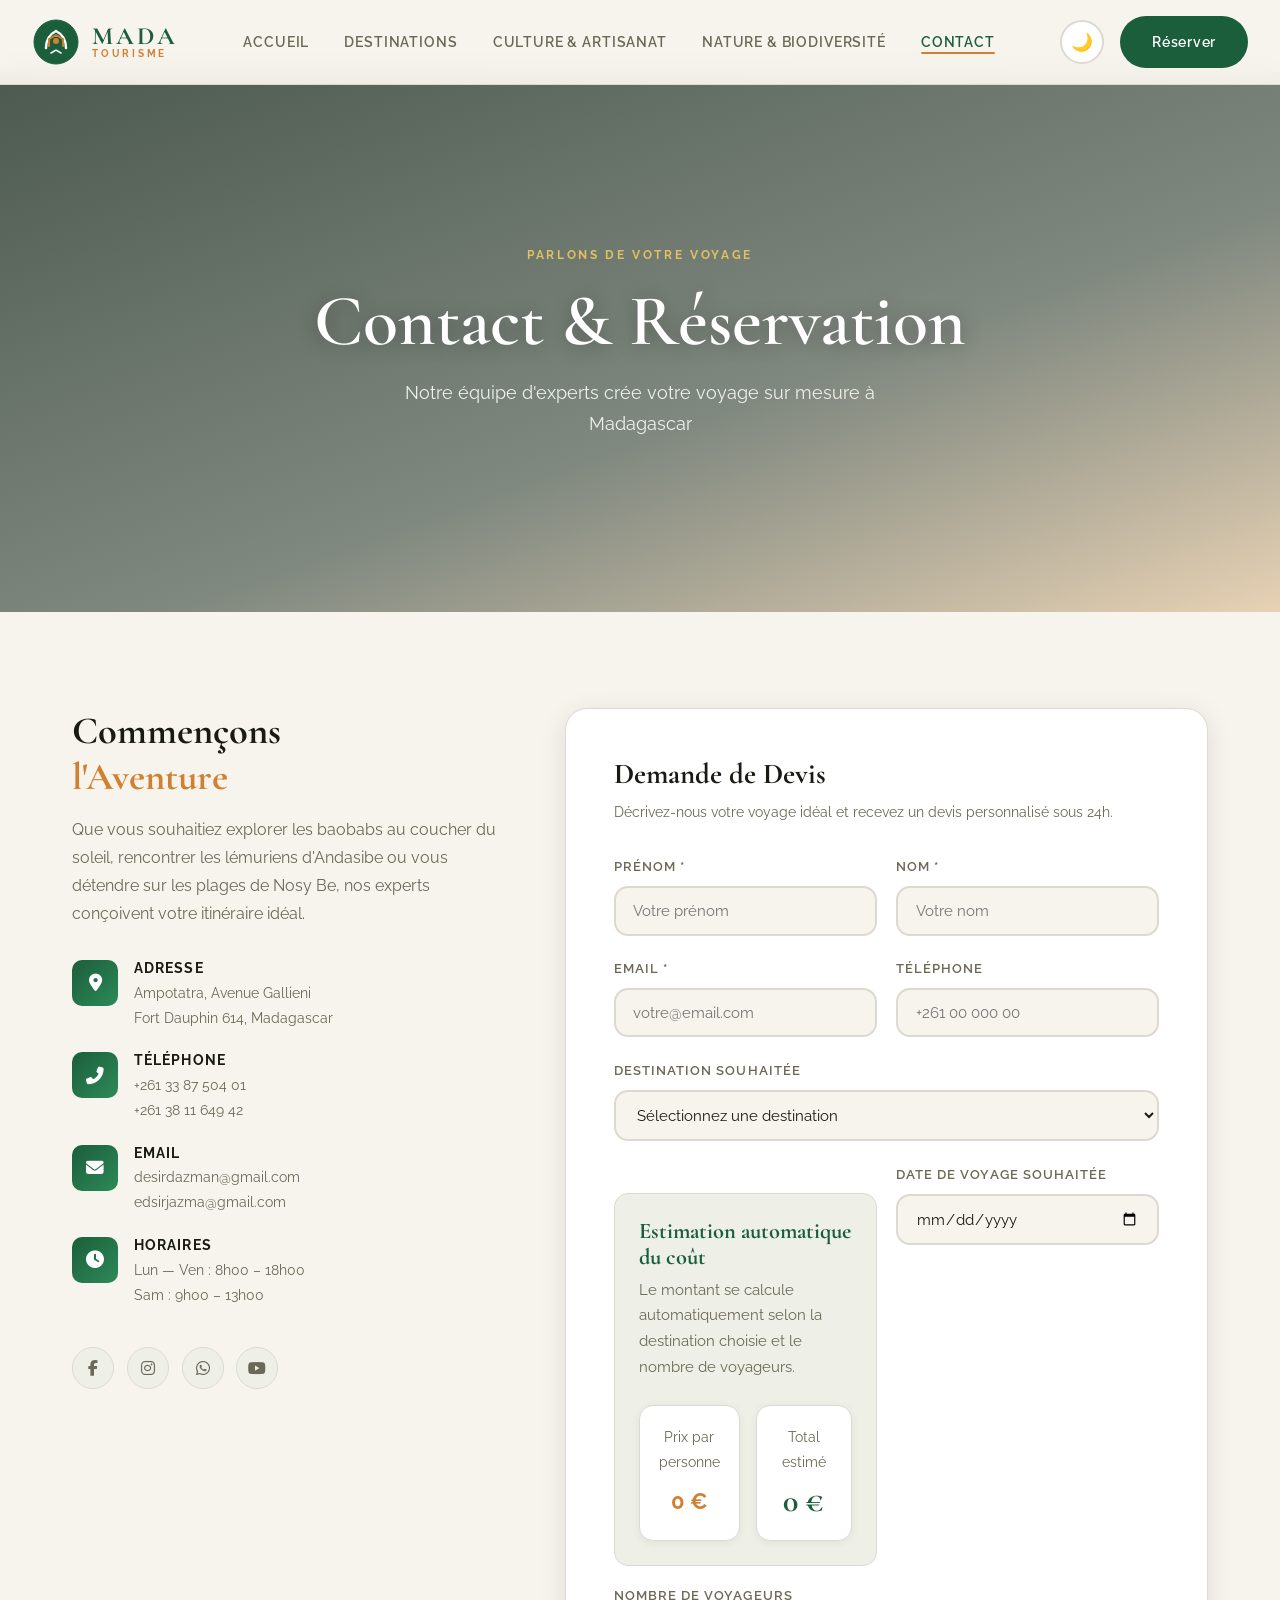
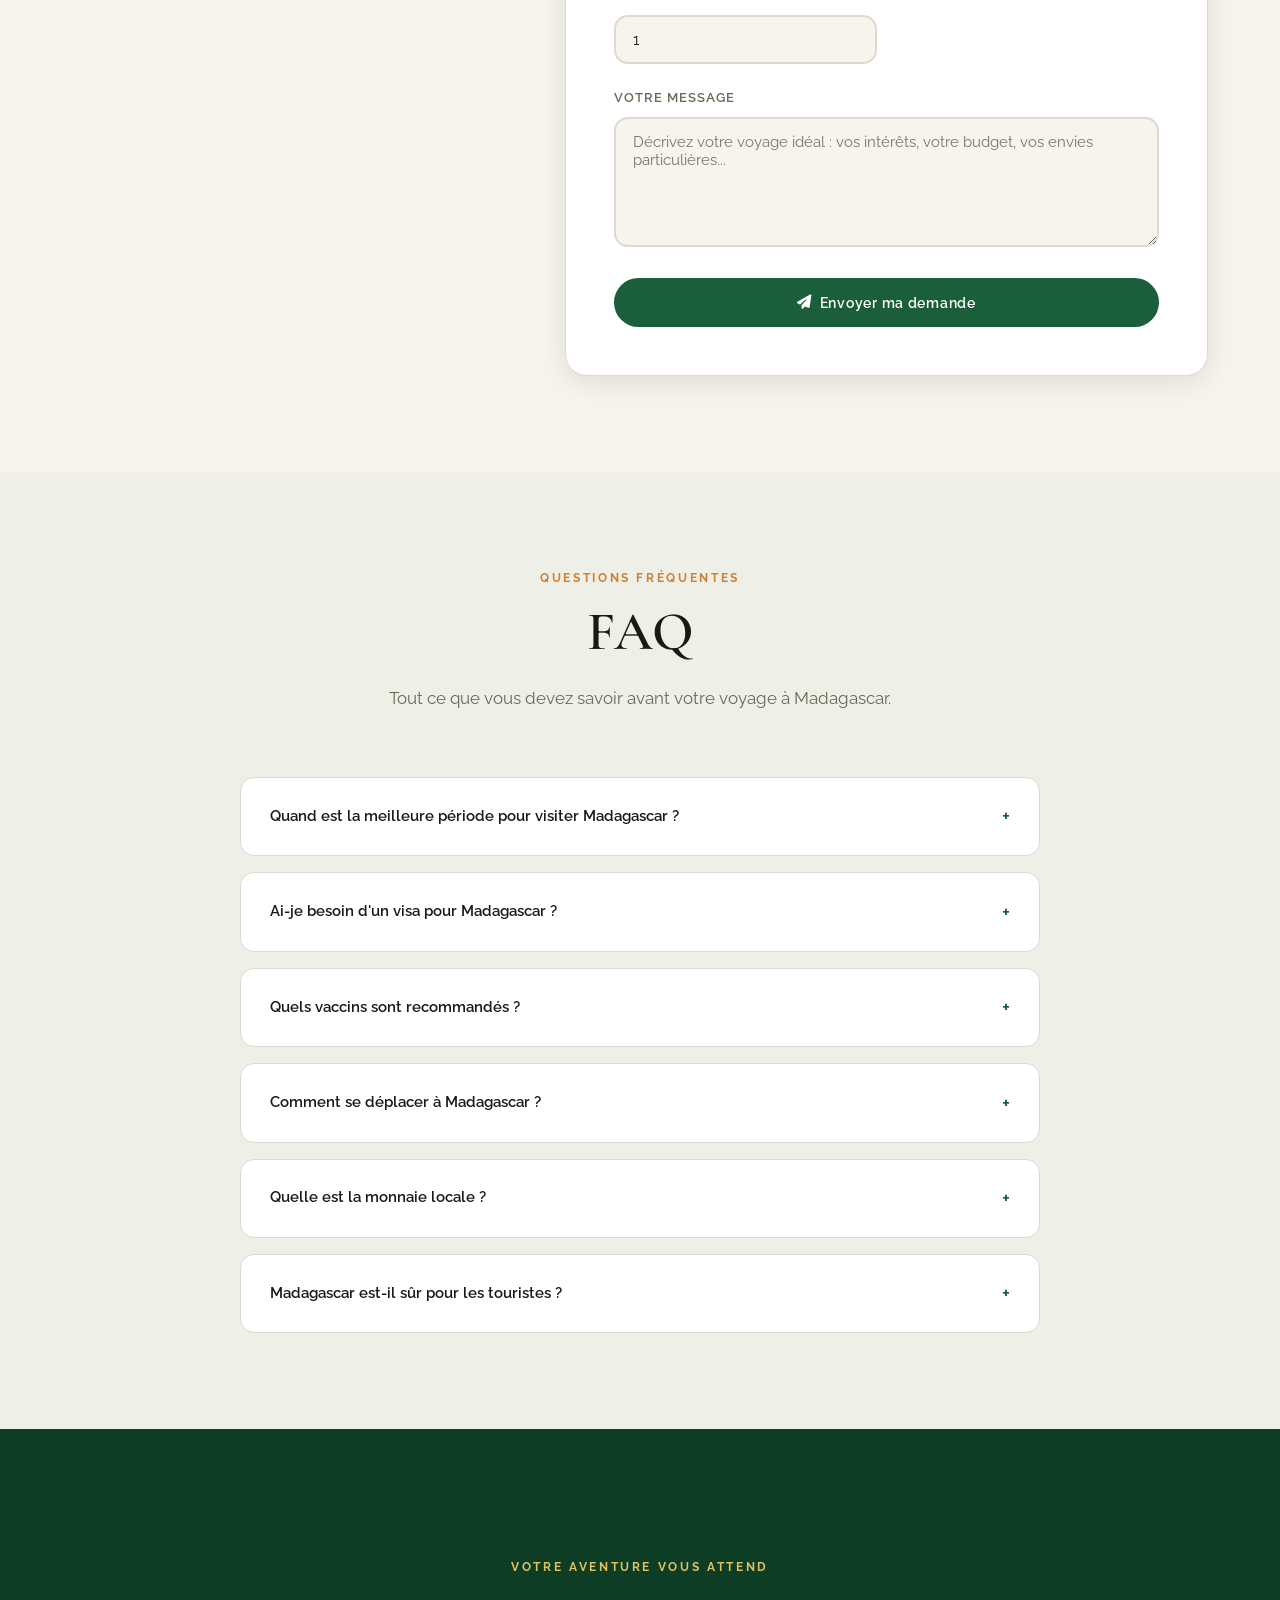
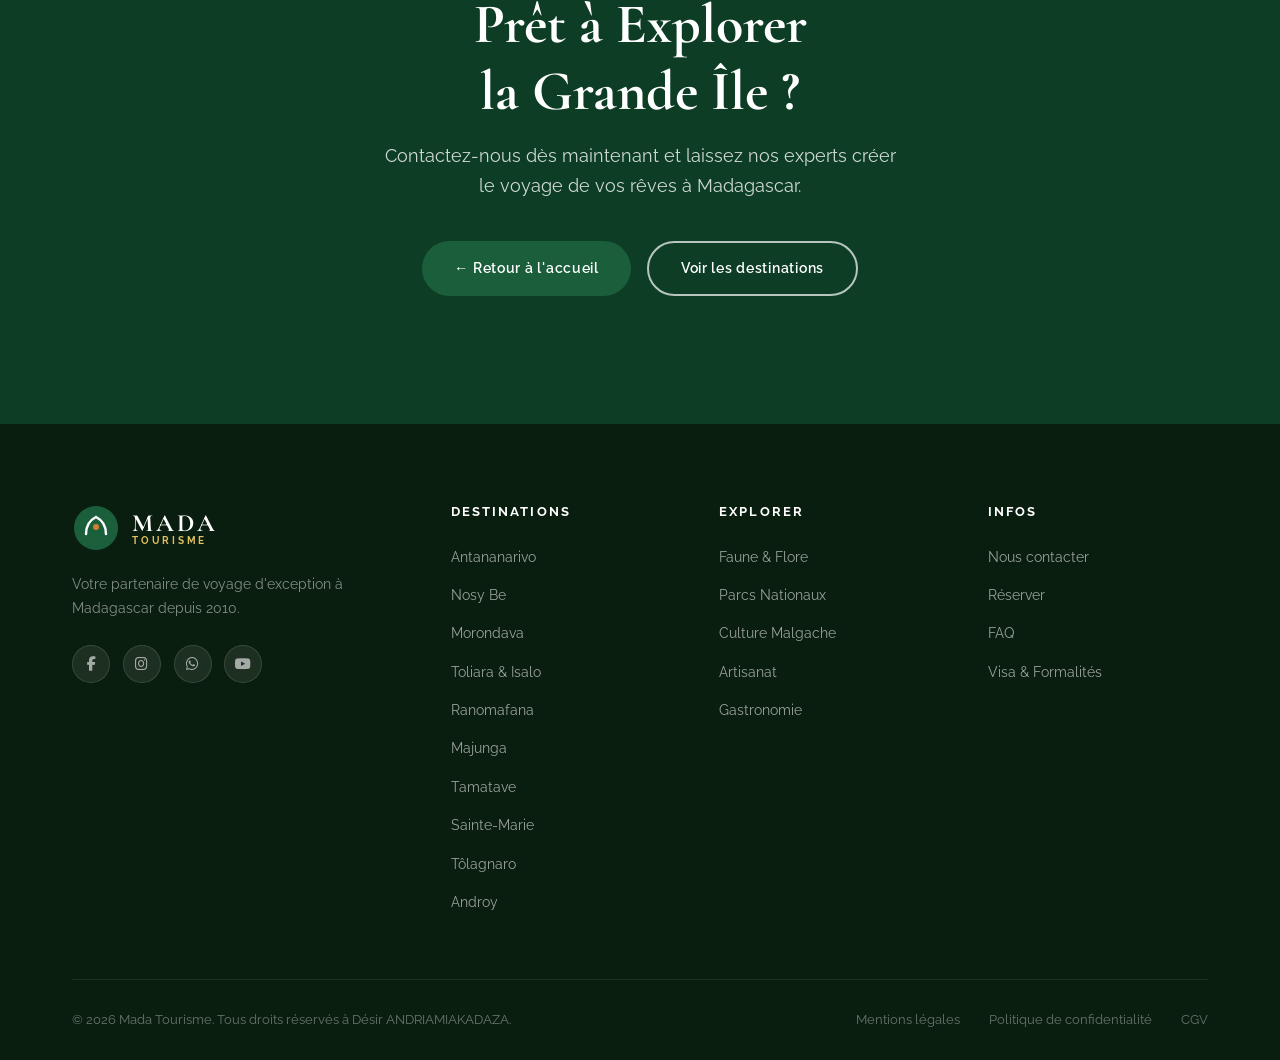
<file: Contact.html>
<!DOCTYPE html>
<html lang="fr">
<head>
<meta charset="UTF-8">
<meta name="viewport" content="width=device-width, initial-scale=1.0">
<title>Contact & Réservation — Mada Tourisme</title>
<link rel="stylesheet" href="Style.css">
<link rel="stylesheet" href="https://cdnjs.cloudflare.com/ajax/libs/font-awesome/6.5.0/css/all.min.css">
</head>
<body>

<nav class="navbar">
<div class="navbar-inner">
<a class="logo" href="index.html">
<svg class="logo-icon" viewBox="0 0 48 48" fill="none">
<defs><linearGradient id="lg1" x1="0" y1="0" x2="48" y2="48"><stop offset="0%" stop-color="#1B5E3B"/><stop offset="100%" stop-color="#2D8A58"/></linearGradient><linearGradient id="lg2" x1="0" y1="0" x2="48" y2="48"><stop offset="0%" stop-color="#D08030"/><stop offset="100%" stop-color="#E8A050"/></linearGradient></defs>
<circle cx="24" cy="24" r="22" fill="url(#lg1)" stroke="url(#lg1)" stroke-width="1"/>
<path d="M14 30C14 22,18 16,24 13C30 16,34 22,34 30" stroke="white" stroke-width="2.5" fill="none" stroke-linecap="round"/>
<path d="M17 28L17 21L24 17L31 21L31 28" stroke="url(#lg2)" stroke-width="2" fill="none" stroke-linecap="round" stroke-linejoin="round"/>
<circle cx="24" cy="23" r="3" fill="url(#lg2)"/>
<path d="M19 35L24 32L29 35" stroke="white" stroke-width="1.5" fill="none" stroke-linecap="round"/>
</svg>
<div class="logo-text"><span class="logo-main">MADA</span><span class="logo-sub">Tourisme</span></div>
</a>
<ul class="nav-links">
<li><a href="index.html">Accueil</a></li>
<li><a href="Destination.html">Destinations</a></li>
<li><a href="Culture.html">Culture & Artisanat</a></li>
<li><a href="Nature.html">Nature & Biodiversité</a></li>
<li><a href="Contact.html" class="active">Contact</a></li>
</ul>
<div class="nav-actions">
<button class="theme-toggle" aria-label="Mode nuit">🌙</button>
<a href="Contact.html" class="btn btn-primary">Réserver</a>
<button class="menu-toggle" aria-label="Menu"><span></span><span></span><span></span></button>
</div>
</div>
</nav>

<div class="mobile-menu">
<a href="index.html">Accueil</a>
<a href="Destination.html">Destinations</a>
<a href="Culture.html">Culture & Artisanat</a>
<a href="Nature.html">Nature & Biodiversité</a>
<a href="Contact.html" class="active">Contact & Réserver</a>
<button class="theme-toggle" aria-label="Mode nuit">🌙</button>
</div>

<header class="page-hero">
<div class="page-hero-bg" style="background-image:url('https://image.qwenlm.ai/public_source/6dc092fe-a95a-484d-bb04-0c249246e254/1395a47da-b945-4941-b572-2c9bf47ef370.png')"></div>
<div class="page-hero-overlay"></div>
<div class="page-hero-content">
<span class="section-label" style="color:var(--gold-lt);">Parlons de votre voyage</span>
<h1>Contact &amp; Réservation</h1>
<p>Notre équipe d'experts crée votre voyage sur mesure à Madagascar</p>
</div>
</header>

<!-- CONTACT SECTION -->
<section class="contact-section">
<div class="container">
<div class="contact-grid">
<div class="contact-info reveal">
<h2>Commençons<br><span class="text-secondary">l'Aventure</span></h2>
<p>Que vous souhaitiez explorer les baobabs au coucher du soleil, rencontrer les lémuriens d'Andasibe ou vous détendre sur les plages de Nosy Be, nos experts conçoivent votre itinéraire idéal.</p>
<div class="contact-details">
<div class="contact-detail">
<div class="contact-detail-icon"><i class="fas fa-map-marker-alt"></i></div>
<div class="contact-detail-text"><h4>Adresse</h4><p>Ampotatra, Avenue Gallieni<br>Fort Dauphin 614, Madagascar</p></div>
</div>
<div class="contact-detail">
<div class="contact-detail-icon"><i class="fas fa-phone-alt"></i></div>
<div class="contact-detail-text"><h4>Téléphone</h4><p>+261 33 87 504 01<br>+261 38 11 649 42</p></div>
</div>
<div class="contact-detail">
<div class="contact-detail-icon"><i class="fas fa-envelope"></i></div>
<div class="contact-detail-text"><h4>Email</h4><p>desirdazman@gmail.com<br>edsirjazma@gmail.com</p></div>
</div>
<div class="contact-detail">
<div class="contact-detail-icon"><i class="fas fa-clock"></i></div>
<div class="contact-detail-text"><h4>Horaires</h4><p>Lun — Ven : 8h00 – 18h00<br>Sam : 9h00 – 13h00</p></div>
</div>
</div>
<div class="social-links">
<a href="https://facebook.com/Désir Dazman" target="_blank" class="social-link">
<i class="fab fa-facebook-f"></i>
</a>
<a href="https://instagram.com/desir_dazman" target="_blank" class="social-link">
<i class="fab fa-instagram"></i>
</a>
<a href="https://wa.me/261381164942" target="_blank" class="social-link">
<i class="fab fa-whatsapp"></i>
</a>
<a href="https://youtube.com/EdsirDazman" target="_blank" class="social-link">
<i class="fab fa-youtube"></i>
</a>

</div>
</div>

<div class="contact-form-wrap reveal reveal-delay-1">
<h3>Demande de Devis</h3>
<p>Décrivez-nous votre voyage idéal et recevez un devis personnalisé sous 24h.</p>

<form id="contact-form" action="https://formsubmit.co/desirdazman@gmail.com" method="POST">

  <!-- Désactive captcha -->
  <input type="hidden" name="_captcha" value="false">

  <!-- Redirection après envoi -->
  <input type="hidden" name="_next" value="Contact.html">

<div class="form-row">
<div class="form-group"><label for="fname">Prénom *</label><input type="text" id="fname" name="fname" required placeholder="Votre prénom"></div>
<div class="form-group"><label for="lname">Nom *</label><input type="text" id="lname" name="lname" required placeholder="Votre nom"></div>
</div>
<div class="form-row">
<div class="form-group"><label for="email">Email *</label><input type="email" id="email" name="email" required placeholder="votre@email.com"></div>
<div class="form-group"><label for="phone">Téléphone</label><input type="tel" id="phone" name="phone" placeholder="+261 00 000 00"></div>
</div>
<div class="form-group"><label for="destination">Destination souhaitée</label>
<select id="destination" name="destination">
<option value="">Sélectionnez une destination</option>
<option value="850">Nosy Be & Côte Nord</option>
<option value="410">Antananarivo</option>
<option value="780">Allée des Baobabs — Morondava</option>
<option value="620">Tsingy de Bemaraha</option>
<option value="490">Parc d'Andasibe-Mantadia</option>
<option value="340">Fianarantsoa (parc Ranomafana)</option>
<option value="520">Isalo & Ranohira</option>
<option value="470">Fort-Dauphin & Sud-Est</option>
<option value="610">Tamatave</option>
<option value="310">Androy</option>
<option value="510">Mahajanga</option>
<option value="710">Diego Suarez</option>
<option value="3500">Circuit complet — Grand Tour</option>
<option value="0">Voyage sur mesure</option>

</select>
</select>
</div>
<div class="form-row">
    <!-- CALCULATEUR AUTOMATIQUE -->
<div class="travel-calculator">

  <div class="calculator-header">
    <h4>Estimation automatique du coût</h4>
    <p>
      Le montant se calcule automatiquement selon la destination choisie
      et le nombre de voyageurs.
    </p>
  </div>

  <div class="calculator-result">

    <div class="result-box">
      <span>Prix par personne</span>
      <strong id="price-per-person">0 €</strong>
    </div>
<input type="hidden" id="estimated-total" name="Coût estimé">
    <div class="result-box">
      <span>Total estimé</span>
      <h2 id="total-price">0 €</h2>
    </div>

  </div>

</div>
<div class="form-group"><label for="date">Date de voyage souhaitée</label><input type="date" id="date" name="date"></div>
<div class="form-group">
  <label for="travelers">Nombre de voyageurs</label>
  <input type="number" id="travelers" name="travelers" min="1" value="1">
</div>
</div>
<div class="form-group"><label for="message">Votre message</label><textarea id="message" name="message" placeholder="Décrivez votre voyage idéal : vos intérêts, votre budget, vos envies particulières..."></textarea></div>
<button type="submit" class="btn btn-primary" style="width:100%;justify-content:center;padding:1rem;">
<i class="fas fa-paper-plane"></i> Envoyer ma demande
</button>
</form>
<div class="form-success">
<div class="success-icon">✅</div>
<h4>Demande envoyée avec succès !</h4>
<p>Notre équipe vous répondra sous 24 heures.<br>Merci de votre confiance !</p>
</div>
</div>
</div>
</div>
</section>

<!-- FAQ -->
<section class="faq-section" id="faq">
<div class="container">
<div class="section-header reveal">
<span class="section-label">Questions fréquentes</span>
<h2 class="section-title">FAQ</h2>
<p class="section-desc">Tout ce que vous devez savoir avant votre voyage à Madagascar.</p>
</div>
<div class="faq-grid">
<div class="faq-item reveal">
<div class="faq-question"><span>Quand est la meilleure période pour visiter Madagascar ?</span><span class="faq-icon">+</span></div>
<div class="faq-answer"><p>La meilleure période est la saison sèche, d'<strong>avril à octobre</strong>. Les températures sont agréables et les routes praticables. Pour observer les baleines à l'île Sainte-Marie, visez <strong>juillet à septembre</strong>.</p></div>
</div>
<div class="faq-item reveal reveal-delay-1">
<div class="faq-question"><span>Ai-je besoin d'un visa pour Madagascar ?</span><span class="faq-icon">+</span></div>
<div class="faq-answer"><p>Oui, un visa est nécessaire pour la plupart des nationalités. Il s'obtient à l'arrivée à l'aéroport (visa de 30 jours) ou en ligne via le <strong>e-Visa</strong>. Comptez environ 35 EUR pour un visa touristique.</p></div>
</div>
<div class="faq-item reveal reveal-delay-2">
<div class="faq-question"><span>Quels vaccins sont recommandés ?</span><span class="faq-icon">+</span></div>
<div class="faq-answer"><p>Les vaccins recommandés sont : <strong>fièvre jaune</strong> (si transit par zone endémique), <strong>hépatite A et B</strong>, <strong>typhoïde</strong> et <strong>rage</strong>. Le traitement antipaludéen est fortement conseillé. Consultez votre médecin 2 mois avant le départ.</p></div>
</div>
<div class="faq-item reveal reveal-delay-3">
<div class="faq-question"><span>Comment se déplacer à Madagascar ?</span><span class="faq-icon">+</span></div>
<div class="faq-answer"><p>Nous organisons le transport avec <strong>voiture 4x4 avec chauffeur-guide</strong> (recommandé), vols domestiques (Air Madagascar, Tsaradia) ou bateaux pour les îles. Les routes peuvent être longues et accidentées — prévoyez du temps.</p></div>
</div>
<div class="faq-item reveal">
<div class="faq-question"><span>Quelle est la monnaie locale ?</span><span class="faq-icon">+</span></div>
<div class="faq-answer"><p>L'Ariary (MGA). Les cartes bancaires sont acceptées dans les grands hôtels et restaurants d'Antananarivo et Nosy Be, mais il est essentiel d'avoir du <strong>cash</strong> pour les zones rurales. Les euros se changent facilement.</p></div>
</div>
<div class="faq-item reveal reveal-delay-1">
<div class="faq-question"><span>Madagascar est-il sûr pour les touristes ?</span><span class="faq-icon">+</span></div>
<div class="faq-answer"><p>Oui, Madagascar est globalement sûr pour les voyageurs accompagnés. Nos guides locaux connaissent parfaitement les itinéraires et les conditions locales. Nous veillons à votre sécurité tout au long du séjour.</p></div>
</div>
</div>
</div>
</section>

<!-- CTA -->
<section class="cta-section">
<div class="cta-bg"></div>
<div class="container cta-content reveal">
<span class="section-label" style="color:var(--gold-lt);">Votre aventure vous attend</span>
<h2>Prêt à Explorer<br>la Grande Île ?</h2>
<p>Contactez-nous dès maintenant et laissez nos experts créer le voyage de vos rêves à Madagascar.</p>
<div class="cta-btns">
<a href="index.html" class="btn btn-primary">← Retour à l'accueil</a>
<a href="Destination.html" class="btn btn-outline">Voir les destinations</a>
</div>
</div>
</section>

<footer class="footer">
<div class="container">
<div class="footer-grid">
<div class="footer-brand">
<a class="logo" href="index.html">
<svg class="logo-icon" viewBox="0 0 48 48" fill="none">
<defs><linearGradient id="lg3" x1="0" y1="0" x2="48" y2="48"><stop offset="0%" stop-color="#1B5E3B"/><stop offset="100%" stop-color="#2D8A58"/></linearGradient><linearGradient id="lg4" x1="0" y1="0" x2="48" y2="48"><stop offset="0%" stop-color="#D08030"/><stop offset="100%" stop-color="#E8A050"/></linearGradient></defs>
<circle cx="24" cy="24" r="22" fill="url(#lg3)"/><path d="M14 30C14 22,18 16,24 13C30 16,34 22,34 30" stroke="white" stroke-width="2.5" fill="none" stroke-linecap="round"/><circle cx="24" cy="23" r="3" fill="url(#lg4)"/>
</svg>
<div class="logo-text"><span class="logo-main">MADA</span><span class="logo-sub">Tourisme</span></div>
</a>
<p>Votre partenaire de voyage d'exception à Madagascar depuis 2010.</p>
<div class="footer-social">
  <div class="social-links">
<a href="https://facebook.com/Désir Dazman" target="_blank" class="social-link">
<i class="fab fa-facebook-f"></i>
</a>
<a href="https://instagram.com/desir_dazman" target="_blank" class="social-link">
<i class="fab fa-instagram"></i>
</a>
<a href="https://wa.me/261381164942" target="_blank" class="social-link">
<i class="fab fa-whatsapp"></i>
</a>
<a href="https://youtube.com/EdsirDazman" target="_blank" class="social-link">
<i class="fab fa-youtube"></i>
</a> </div>
  </div>
</div>
<div class="footer-col"><h4>Destinations</h4><ul><li><a href="Destination.html">Antananarivo</a></li><li><a href="Destination.html">Nosy Be</a></li><li><a href="Destination.html">Morondava</a></li><li><a href="Destination.html">Toliara &amp; Isalo</a></li><li><a href="Destination.html">Ranomafana</a></li><li><a href="#">Majunga</a></li><li><a href="#">Tamatave</a></li><li><a href="#">Sainte-Marie</a></li><li><a href="#">Tôlagnaro</a></li><li><a href="#">Androy</a></li></ul></div>
<div class="footer-col"><h4>Explorer</h4><ul><li><a href="Nature.html">Faune &amp; Flore</a></li><li><a href="Nature.html">Parcs Nationaux</a></li><li><a href="Culture.html">Culture Malgache</a></li><li><a href="Culture.html">Artisanat</a></li><li><a href="Culture.html">Gastronomie</a></li></ul></div>
<div class="footer-col"><h4>Infos</h4><ul><li><a href="Contact.html">Nous contacter</a></li><li><a href="Contact.html">Réserver</a></li><li><a href="#faq">FAQ</a></li><li><a href="#">Visa &amp; Formalités</a></li></ul></div>
</div>
<div class="footer-bottom"><span>© 2026 Mada Tourisme. Tous droits réservés à Désir ANDRIAMIAKADAZA.</span><div class="footer-bottom-links"><a href="#">Mentions légales</a><a href="#">Politique de confidentialité</a><a href="#">CGV</a></div></div>
</div>
</footer>

<script src="JS.js"></script>
</body>
</html>
</file>
<file: Style.css>
/* ============================================================
   MADA TOURISME — Main Stylesheet
   ============================================================ */

@import url('https://fonts.googleapis.com/css2?family=Cormorant+Garamond:ital,wght@0,300;0,400;0,600;0,700;1,400;1,600&family=Raleway:wght@300;400;500;600;700;800&family=Dancing+Script:wght@600;700&display=swap');

/* ============================================================
   CSS VARIABLES — LIGHT MODE (DEFAULT)
   ============================================================ */
:root {
  --bg:           #F7F4EE;
  --bg-alt:       #EEF0E8;
  --bg-card:      #FFFFFF;
  --bg-card2:     #F2EFE8;
  --text:         #1A1A14;
  --text-muted:   #6B6856;
  --text-light:   #9E9B88;
  --primary:      #1B5E3B;
  --primary-dk:   #0D3D25;
  --primary-lt:   #2D8A58;
  --secondary:    #D08030;
  --secondary-lt: #E8A050;
  --accent:       #C44B2C;
  --gold:         #C8A030;
  --gold-lt:      #E0C060;
  --nav-bg:       rgba(247,244,238,0.95);
  --border:       #DDD9CF;
  --shadow-sm:    0 2px 10px rgba(0,0,0,0.06);
  --shadow:       0 6px 28px rgba(0,0,0,0.10);
  --shadow-lg:    0 12px 52px rgba(0,0,0,0.14);
  --radius:       14px;
  --radius-lg:    22px;
  --ease:         cubic-bezier(0.25, 0.46, 0.45, 0.94);
  --font-display: 'Cormorant Garamond', Georgia, serif;
  --font-body:    'Raleway', sans-serif;
  --font-script:  'Dancing Script', cursive;
}

/* ============================================================
   CSS VARIABLES — DARK MODE
   ============================================================ */
[data-theme="dark"] {
  --bg:           #0A1810;
  --bg-alt:       #0F2018;
  --bg-card:      #142A1C;
  --bg-card2:     #1A3325;
  --text:         #EDE9DF;
  --text-muted:   #9A9878;
  --text-light:   #6A6A52;
  --primary:      #50C080;
  --primary-dk:   #3A9A60;
  --primary-lt:   #70D090;
  --secondary:    #E09A48;
  --secondary-lt: #ECAC60;
  --accent:       #E05A38;
  --gold:         #D8B848;
  --gold-lt:      #E8CC70;
  --nav-bg:       rgba(10,24,16,0.97);
  --border:       #25402E;
  --shadow-sm:    0 2px 10px rgba(0,0,0,0.30);
  --shadow:       0 6px 28px rgba(0,0,0,0.42);
  --shadow-lg:    0 12px 52px rgba(0,0,0,0.55);
}

/* ============================================================
   RESET & BASE
   ============================================================ */
*, *::before, *::after { box-sizing: border-box; margin: 0; padding: 0; }

html {
  scroll-behavior: smooth;
  font-size: 16px;
}

body {
  font-family: var(--font-body);
  background-color: var(--bg);
  color: var(--text);
  line-height: 1.7;
  transition: background-color 0.4s var(--ease), color 0.4s var(--ease);
  overflow-x: hidden;
}

img { max-width: 100%; height: auto; display: block; }
a { text-decoration: none; color: inherit; }
ul { list-style: none; }
button { cursor: pointer; font-family: var(--font-body); }
input, textarea, select {
  font-family: var(--font-body);
  font-size: 1rem;
}

/* ============================================================
   TYPOGRAPHY
   ============================================================ */
h1, h2, h3, h4, h5 {
  font-family: var(--font-display);
  line-height: 1.2;
  color: var(--text);
}

.script-text {
  font-family: var(--font-script);
  color: var(--secondary);
  font-size: 1.3em;
}

/* ============================================================
   UTILITIES
   ============================================================ */
.container {
  max-width: 1200px;
  margin: 0 auto;
  padding: 0 2rem;
}

.section-header {
  text-align: center;
  margin-bottom: 4rem;
}

.section-label {
  font-family: var(--font-body);
  font-size: 0.75rem;
  font-weight: 700;
  letter-spacing: 0.22em;
  text-transform: uppercase;
  color: var(--secondary);
  display: block;
  margin-bottom: 0.8rem;
}

.section-title {
  font-family: var(--font-display);
  font-size: clamp(2rem, 5vw, 3.4rem);
  font-weight: 600;
  color: var(--text);
  line-height: 1.15;
}

.section-desc {
  max-width: 640px;
  margin: 1.2rem auto 0;
  color: var(--text-muted);
  font-size: 1.05rem;
  line-height: 1.8;
}

.btn {
  display: inline-flex;
  align-items: center;
  gap: 0.5rem;
  padding: 0.85rem 2rem;
  border-radius: 50px;
  font-weight: 600;
  font-size: 0.9rem;
  letter-spacing: 0.05em;
  transition: all 0.3s var(--ease);
  border: none;
}

.btn-primary {
  background: var(--primary);
  color: #fff;
}
.btn-primary:hover {
  background: var(--primary-dk);
  transform: translateY(-2px);
  box-shadow: var(--shadow);
}

.btn-secondary {
  background: var(--secondary);
  color: #fff;
}
.btn-secondary:hover {
  background: var(--secondary-lt);
  transform: translateY(-2px);
  box-shadow: var(--shadow);
}

.btn-outline {
  background: transparent;
  color: #fff;
  border: 2px solid rgba(255,255,255,0.7);
}
.btn-outline:hover {
  background: rgba(255,255,255,0.12);
  border-color: #fff;
  transform: translateY(-2px);
}

.btn-outline-dark {
  background: transparent;
  color: var(--primary);
  border: 2px solid var(--primary);
}
.btn-outline-dark:hover {
  background: var(--primary);
  color: #fff;
  transform: translateY(-2px);
}

.text-gold { color: var(--gold); }
.text-primary { color: var(--primary); }
.text-secondary { color: var(--secondary); }

/* Reveal animation */
.reveal {
  opacity: 0;
  transform: translateY(35px);
  transition: opacity 0.75s var(--ease), transform 0.75s var(--ease);
}
.reveal.visible {
  opacity: 1;
  transform: translateY(0);
}
.reveal-delay-1 { transition-delay: 0.1s; }
.reveal-delay-2 { transition-delay: 0.2s; }
.reveal-delay-3 { transition-delay: 0.3s; }
.reveal-delay-4 { transition-delay: 0.4s; }
.reveal-delay-5 { transition-delay: 0.5s; }

/* ============================================================
   LOGO
   ============================================================ */
.logo {
  display: flex;
  align-items: center;
  gap: 0.75rem;
  text-decoration: none;
}

.logo-icon {
  width: 48px;
  height: 48px;
  flex-shrink: 0;
}

.logo-text {
  display: flex;
  flex-direction: column;
  line-height: 1;
}

.logo-main {
  font-family: var(--font-display);
  font-size: 1.55rem;
  font-weight: 700;
  letter-spacing: 0.12em;
  color: var(--primary);
  transition: color 0.3s;
}

.logo-sub {
  font-family: var(--font-body);
  font-size: 0.62rem;
  font-weight: 700;
  letter-spacing: 0.28em;
  text-transform: uppercase;
  color: var(--secondary);
}

/* ============================================================
   NAVIGATION
   ============================================================ */
.navbar {
  position: fixed;
  top: 0;
  left: 0;
  right: 0;
  z-index: 1000;
  background: var(--nav-bg);
  backdrop-filter: blur(12px);
  -webkit-backdrop-filter: blur(12px);
  border-bottom: 1px solid var(--border);
  transition: background 0.4s, box-shadow 0.4s, border-color 0.4s;
}

.navbar.scrolled {
  box-shadow: var(--shadow);
}

.navbar-inner {
  display: flex;
  align-items: center;
  justify-content: space-between;
  padding: 1rem 2rem;
  max-width: 1300px;
  margin: 0 auto;
}

.nav-links {
  display: flex;
  align-items: center;
  gap: 2.2rem;
}

.nav-links a {
  font-size: 0.88rem;
  font-weight: 600;
  letter-spacing: 0.06em;
  text-transform: uppercase;
  color: var(--text-muted);
  position: relative;
  transition: color 0.3s;
}

.nav-links a::after {
  content: '';
  position: absolute;
  bottom: -4px;
  left: 0;
  width: 0;
  height: 2px;
  background: var(--secondary);
  border-radius: 2px;
  transition: width 0.3s var(--ease);
}

.nav-links a:hover,
.nav-links a.active {
  color: var(--primary);
}

.nav-links a:hover::after,
.nav-links a.active::after {
  width: 100%;
}

.nav-actions {
  display: flex;
  align-items: center;
  gap: 1rem;
}

/* Theme Toggle */
.theme-toggle {
  width: 44px;
  height: 44px;
  border-radius: 50%;
  border: 2px solid var(--border);
  background: var(--bg-card);
  color: var(--text);
  display: flex;
  align-items: center;
  justify-content: center;
  font-size: 1.1rem;
  transition: all 0.3s;
}

.theme-toggle:hover {
  border-color: var(--primary);
  color: var(--primary);
  transform: rotate(20deg);
}

/* Mobile Menu Button */
.menu-toggle {
  display: none;
  flex-direction: column;
  gap: 5px;
  width: 34px;
  background: none;
  border: none;
  padding: 4px;
}

.menu-toggle span {
  display: block;
  height: 2.5px;
  background: var(--text);
  border-radius: 2px;
  transition: all 0.35s var(--ease);
}

.menu-toggle.open span:nth-child(1) {
  transform: translateY(7.5px) rotate(45deg);
}
.menu-toggle.open span:nth-child(2) {
  opacity: 0;
  transform: scaleX(0);
}
.menu-toggle.open span:nth-child(3) {
  transform: translateY(-7.5px) rotate(-45deg);
}

/* ============================================================
   HERO SECTIONS (non-homepage)
   ============================================================ */
.page-hero {
  position: relative;
  height: 60vh;
  min-height: 420px;
  display: flex;
  align-items: center;
  justify-content: center;
  text-align: center;
  overflow: hidden;
  margin-top: 72px;
}

.page-hero-bg {
  position: absolute;
  inset: 0;
  background-size: cover;
  background-position: center;
  transform: scale(1.06);
  transition: transform 8s ease;
}

.page-hero:hover .page-hero-bg {
  transform: scale(1.0);
}

.page-hero-overlay {
  position: absolute;
  inset: 0;
  background: linear-gradient(
    160deg,
    rgba(10, 30, 18, 0.72) 0%,
    rgba(10, 30, 18, 0.50) 60%,
    rgba(190, 120, 30, 0.28) 100%
  );
}

.page-hero-content {
  position: relative;
  z-index: 2;
  color: #fff;
  padding: 2rem;
}

.page-hero-content .script-text {
  color: var(--gold-lt);
}

.page-hero-content h1 {
  color: #fff;
  font-size: clamp(2.5rem, 6vw, 4.5rem);
  font-weight: 600;
  margin: 0.3rem 0;
  text-shadow: 0 2px 20px rgba(0,0,0,0.3);
}

.page-hero-content p {
  font-size: 1.15rem;
  opacity: 0.88;
  max-width: 540px;
  margin: 0.8rem auto 0;
}

/* ============================================================
   HOMEPAGE — SLIDESHOW HERO
   ============================================================ */
.slideshow-hero {
  position: relative;
  height: 100vh;
  min-height: 600px;
  overflow: hidden;
  margin-top: 72px;
}

.slide {
  position: absolute;
  inset: 0;
  opacity: 0;
  transition: opacity 1.2s ease;
  background-size: cover;
  background-position: center;
}

.slide.active {
  opacity: 1;
}

.slide-overlay {
  position: absolute;
  inset: 0;
  background: linear-gradient(
    135deg,
    rgba(10, 30, 18, 0.70) 0%,
    rgba(10, 30, 18, 0.40) 50%,
    rgba(180, 110, 25, 0.22) 100%
  );
}

.slide-content {
  position: absolute;
  bottom: 18%;
  left: 50%;
  transform: translateX(-50%);
  text-align: center;
  color: #fff;
  width: 90%;
  max-width: 780px;
  z-index: 2;
}

.slide-content .slide-label {
  font-size: 0.75rem;
  font-weight: 700;
  letter-spacing: 0.26em;
  text-transform: uppercase;
  color: var(--gold-lt);
  display: block;
  margin-bottom: 0.8rem;
  opacity: 0;
  transform: translateY(20px);
  transition: all 0.7s var(--ease) 0.2s;
}

.slide-content h2 {
  font-family: var(--font-display);
  font-size: clamp(2.4rem, 7vw, 5rem);
  font-weight: 600;
  color: #fff;
  text-shadow: 0 3px 24px rgba(0,0,0,0.35);
  margin-bottom: 0.8rem;
  opacity: 0;
  transform: translateY(30px);
  transition: all 0.8s var(--ease) 0.35s;
}

.slide-content p {
  font-size: 1.1rem;
  opacity: 0;
  transform: translateY(20px);
  transition: all 0.7s var(--ease) 0.5s;
  max-width: 560px;
  margin: 0 auto 1.8rem;
  line-height: 1.7;
}

.slide-content .slide-btn {
  opacity: 0;
  transform: translateY(20px);
  transition: all 0.7s var(--ease) 0.65s;
}

.slide.active .slide-label,
.slide.active h2,
.slide.active p,
.slide.active .slide-btn {
  opacity: 1;
  transform: translateY(0);
}
.slide.active p { opacity: 0.88; }

/* Slideshow Controls */
.slideshow-controls {
  position: absolute;
  bottom: 6%;
  left: 50%;
  transform: translateX(-50%);
  z-index: 10;
  display: flex;
  align-items: center;
  gap: 1rem;
}

.slide-dot {
  width: 8px;
  height: 8px;
  border-radius: 50%;
  background: rgba(255,255,255,0.4);
  border: none;
  transition: all 0.3s;
  padding: 0;
}

.slide-dot.active {
  width: 28px;
  border-radius: 4px;
  background: var(--gold-lt);
}

.slide-arrow {
  position: absolute;
  top: 50%;
  transform: translateY(-50%);
  z-index: 10;
  width: 52px;
  height: 52px;
  border-radius: 50%;
  background: rgba(255,255,255,0.12);
  border: 2px solid rgba(255,255,255,0.35);
  color: #fff;
  font-size: 1.3rem;
  display: flex;
  align-items: center;
  justify-content: center;
  transition: all 0.3s;
}

.slide-arrow:hover {
  background: rgba(255,255,255,0.22);
  border-color: rgba(255,255,255,0.7);
  transform: translateY(-50%) scale(1.05);
}

.slide-arrow.prev { left: 2rem; }
.slide-arrow.next { right: 2rem; }

/* Scroll indicator */
.scroll-indicator {
  position: absolute;
  bottom: 2.5rem;
  right: 2.5rem;
  z-index: 10;
  display: flex;
  flex-direction: column;
  align-items: center;
  gap: 0.5rem;
  color: rgba(255,255,255,0.6);
  font-size: 0.7rem;
  font-weight: 600;
  letter-spacing: 0.15em;
  text-transform: uppercase;
  writing-mode: vertical-rl;
}

.scroll-line {
  width: 1px;
  height: 60px;
  background: linear-gradient(to bottom, transparent, rgba(255,255,255,0.6));
  animation: scrollPulse 2s ease infinite;
}

@keyframes scrollPulse {
  0%, 100% { opacity: 1; height: 60px; }
  50% { opacity: 0.4; height: 30px; }
}

/* ============================================================
   HOME — WELCOME SECTION
   ============================================================ */
.welcome-section {
  padding: 7rem 0;
  background: var(--bg);
  overflow: hidden;
}

.welcome-grid {
  display: grid;
  grid-template-columns: 1fr 1fr;
  gap: 5rem;
  align-items: center;
}

.welcome-visual {
  position: relative;
}

.welcome-img-main {
  border-radius: var(--radius-lg);
  width: 100%;
  height: 520px;
  object-fit: cover;
  box-shadow: var(--shadow-lg);
}

.welcome-img-accent {
  position: absolute;
  bottom: -2.5rem;
  right: -2.5rem;
  width: 180px;
  height: 180px;
  border-radius: var(--radius);
  object-fit: cover;
  border: 5px solid var(--bg);
  box-shadow: var(--shadow);
}

.welcome-badge {
  position: absolute;
  top: 2rem;
  left: -2rem;
  background: var(--primary);
  color: #fff;
  padding: 1.2rem 1.5rem;
  border-radius: var(--radius);
  box-shadow: var(--shadow);
  text-align: center;
}

.welcome-badge strong {
  display: block;
  font-family: var(--font-display);
  font-size: 2.2rem;
  font-weight: 700;
  line-height: 1;
}

.welcome-badge span {
  font-size: 0.7rem;
  font-weight: 600;
  letter-spacing: 0.08em;
  text-transform: uppercase;
  opacity: 0.85;
}

.welcome-text .section-header {
  text-align: left;
  margin-bottom: 2rem;
}

.welcome-text .section-header .section-title {
  text-align: left;
}

.welcome-features {
  display: grid;
  grid-template-columns: 1fr 1fr;
  gap: 1.2rem;
  margin: 2.5rem 0;
}

.feature-item {
  display: flex;
  align-items: flex-start;
  gap: 1rem;
  padding: 1.2rem;
  background: var(--bg-card);
  border-radius: var(--radius);
  border: 1px solid var(--border);
  transition: all 0.3s;
}

.feature-item:hover {
  border-color: var(--primary);
  box-shadow: var(--shadow-sm);
  transform: translateY(-2px);
}

.feature-icon {
  width: 44px;
  height: 44px;
  border-radius: 10px;
  background: linear-gradient(135deg, var(--primary), var(--primary-lt));
  display: flex;
  align-items: center;
  justify-content: center;
  font-size: 1.2rem;
  flex-shrink: 0;
}

.feature-item h4 {
  font-size: 0.92rem;
  font-weight: 700;
  margin-bottom: 0.2rem;
  font-family: var(--font-body);
}

.feature-item p {
  font-size: 0.8rem;
  color: var(--text-muted);
  line-height: 1.5;
}

/* ============================================================
   HOME — STATS BAND
   ============================================================ */
.stats-band {
  background: linear-gradient(135deg, var(--primary-dk), var(--primary));
  color: #fff;
  padding: 4rem 0;
}

.stats-grid {
  display: grid;
  grid-template-columns: repeat(4, 1fr);
  gap: 2rem;
  text-align: center;
}

.stat-item strong {
  display: block;
  font-family: var(--font-display);
  font-size: clamp(2.2rem, 4vw, 3.4rem);
  font-weight: 700;
  color: var(--gold-lt);
  line-height: 1;
}

.stat-item span {
  font-size: 0.82rem;
  font-weight: 600;
  letter-spacing: 0.1em;
  text-transform: uppercase;
  opacity: 0.75;
  margin-top: 0.4rem;
  display: block;
}

/* ============================================================
   HOME — DESTINATIONS PREVIEW
   ============================================================ */
.destinations-preview {
  padding: 7rem 0;
  background: var(--bg-alt);
}

.destinations-grid {
  display: grid;
  grid-template-columns: repeat(3, 1fr);
  gap: 1.8rem;
}

.dest-card {
  border-radius: var(--radius-lg);
  overflow: hidden;
  background: var(--bg-card);
  box-shadow: var(--shadow-sm);
  transition: all 0.4s var(--ease);
  border: 1px solid var(--border);
}

.dest-card:hover {
  transform: translateY(-8px);
  box-shadow: var(--shadow-lg);
}

.dest-card-img {
  position: relative;
  height: 240px;
  overflow: hidden;
}

.dest-card-img img {
  width: 100%;
  height: 100%;
  object-fit: cover;
  transition: transform 0.6s var(--ease);
}

.dest-card:hover .dest-card-img img {
  transform: scale(1.08);
}

.dest-card-tag {
  position: absolute;
  top: 1rem;
  left: 1rem;
  background: var(--secondary);
  color: #fff;
  font-size: 0.7rem;
  font-weight: 700;
  letter-spacing: 0.12em;
  text-transform: uppercase;
  padding: 0.3rem 0.8rem;
  border-radius: 50px;
}

.dest-card-body {
  padding: 1.5rem;
}

.dest-card-body h3 {
  font-size: 1.4rem;
  font-weight: 600;
  margin-bottom: 0.5rem;
}

.dest-card-body p {
  font-size: 0.88rem;
  color: var(--text-muted);
  line-height: 1.65;
  margin-bottom: 1.2rem;
}

.dest-card-footer {
  display: flex;
  align-items: center;
  justify-content: space-between;
  padding-top: 1rem;
  border-top: 1px solid var(--border);
}

.dest-highlights {
  display: flex;
  gap: 0.4rem;
  flex-wrap: wrap;
}

.dest-tag {
  background: var(--bg-alt);
  color: var(--text-muted);
  font-size: 0.7rem;
  font-weight: 600;
  padding: 0.2rem 0.6rem;
  border-radius: 50px;
  border: 1px solid var(--border);
}

.dest-link {
  color: var(--primary);
  font-weight: 700;
  font-size: 0.82rem;
  display: flex;
  align-items: center;
  gap: 0.3rem;
  transition: gap 0.3s;
}

.dest-link:hover { gap: 0.6rem; }

/* ============================================================
   HOME — BIODIVERSITY SHOWCASE
   ============================================================ */
.bio-section {
  padding: 7rem 0;
  background: var(--bg);
}

.bio-mosaic {
  display: grid;
  grid-template-columns: repeat(4, 1fr);
  grid-template-rows: 240px 240px;
  gap: 1rem;
  border-radius: var(--radius-lg);
  overflow: hidden;
}

.bio-item {
  position: relative;
  overflow: hidden;
}

.bio-item:nth-child(1) {
  grid-column: 1 / 3;
  grid-row: 1;
}
.bio-item:nth-child(2) {
  grid-column: 3;
  grid-row: 1;
}
.bio-item:nth-child(3) {
  grid-column: 4;
  grid-row: 1;
}
.bio-item:nth-child(4) {
  grid-column: 1;
  grid-row: 2;
}
.bio-item:nth-child(5) {
  grid-column: 2;
  grid-row: 2;
}
.bio-item:nth-child(6) {
  grid-column: 3 / 5;
  grid-row: 2;
}

.bio-item img {
  width: 100%;
  height: 100%;
  object-fit: cover;
  transition: transform 0.6s var(--ease);
}

.bio-item:hover img {
  transform: scale(1.08);
}

.bio-caption {
  position: absolute;
  bottom: 0;
  left: 0;
  right: 0;
  padding: 1.5rem 1rem 0.8rem;
  background: linear-gradient(transparent, rgba(0,0,0,0.7));
  color: #fff;
  font-size: 0.82rem;
  font-weight: 600;
  opacity: 0;
  transition: opacity 0.3s;
}

.bio-item:hover .bio-caption {
  opacity: 1;
}

/* ============================================================
   HOME — TESTIMONIALS
   ============================================================ */
.testimonials {
  padding: 7rem 0;
  background: var(--bg-alt);
  overflow: hidden;
}

.testi-grid {
  display: grid;
  grid-template-columns: repeat(3, 1fr);
  gap: 1.8rem;
}

.testi-card {
  background: var(--bg-card);
  padding: 2rem;
  border-radius: var(--radius-lg);
  border: 1px solid var(--border);
  position: relative;
  transition: all 0.3s;
}

.testi-card:hover {
  transform: translateY(-4px);
  box-shadow: var(--shadow);
  border-color: var(--primary-lt);
}

.testi-quote {
  font-size: 3.5rem;
  font-family: var(--font-display);
  color: var(--secondary);
  line-height: 0.5;
  margin-bottom: 1rem;
  opacity: 0.6;
}

.testi-text {
  font-size: 0.95rem;
  color: var(--text-muted);
  line-height: 1.75;
  margin-bottom: 1.5rem;
  font-style: italic;
}

.testi-author {
  display: flex;
  align-items: center;
  gap: 1rem;
}

.testi-avatar {
  width: 46px;
  height: 46px;
  border-radius: 50%;
  object-fit: cover;
}

.testi-name {
  font-weight: 700;
  font-size: 0.9rem;
}

.testi-origin {
  font-size: 0.78rem;
  color: var(--text-light);
}

.testi-stars {
  position: absolute;
  top: 1.8rem;
  right: 1.8rem;
  color: var(--gold);
  font-size: 0.75rem;
  letter-spacing: 2px;
}

/* ============================================================
   HOME — CTA SECTION
   ============================================================ */
.cta-section {
  padding: 8rem 0;
  position: relative;
  overflow: hidden;
  background: var(--primary-dk);
  text-align: center;
  color: #fff;
}

.cta-bg {
  position: absolute;
  inset: 0;
  background-image: url('https://source.unsplash.com/1920x600/?madagascar,sunset');
  background-size: cover;
  background-position: center;
  opacity: 0.2;
}

.cta-content {
  position: relative;
  z-index: 2;
}

.cta-content h2 {
  color: #fff;
  font-size: clamp(2rem, 5vw, 3.5rem);
  margin-bottom: 1rem;
}

.cta-content p {
  font-size: 1.1rem;
  opacity: 0.8;
  max-width: 520px;
  margin: 0 auto 2.5rem;
}

.cta-btns {
  display: flex;
  gap: 1rem;
  justify-content: center;
  flex-wrap: wrap;
}

/* ============================================================
   DESTINATIONS PAGE
   ============================================================ */
.regions-section {
  padding: 6rem 0;
  background: var(--bg);
}

.regions-filter {
  display: flex;
  gap: 0.8rem;
  flex-wrap: wrap;
  justify-content: center;
  margin-bottom: 3.5rem;
}

.filter-btn {
  padding: 0.55rem 1.3rem;
  border-radius: 50px;
  font-size: 0.82rem;
  font-weight: 600;
  border: 2px solid var(--border);
  background: var(--bg-card);
  color: var(--text-muted);
  transition: all 0.3s;
}

.filter-btn:hover,
.filter-btn.active {
  background: var(--primary);
  color: #fff;
  border-color: var(--primary);
}

.regions-grid {
  display: grid;
  grid-template-columns: repeat(3, 1fr);
  gap: 2rem;
}

.region-card {
  background: var(--bg-card);
  border-radius: var(--radius-lg);
  overflow: hidden;
  box-shadow: var(--shadow-sm);
  border: 1px solid var(--border);
  transition: all 0.4s var(--ease);
}

.region-card:hover {
  transform: translateY(-8px);
  box-shadow: var(--shadow-lg);
}

.region-img {
  height: 220px;
  width: 100%;
  object-fit: cover;
  transition: transform 0.6s var(--ease);
}

.region-card:hover .region-img {
  transform: scale(1.07);
}

.region-img-wrap {
  overflow: hidden;
  position: relative;
}

.region-province-badge {
  position: absolute;
  top: 1rem;
  right: 1rem;
  background: rgba(10, 30, 18, 0.8);
  color: var(--gold-lt);
  font-size: 0.68rem;
  font-weight: 700;
  letter-spacing: 0.1em;
  text-transform: uppercase;
  padding: 0.3rem 0.7rem;
  border-radius: 50px;
}

.region-body {
  padding: 1.8rem;
}

.region-name {
  font-size: 1.5rem;
  font-weight: 600;
  margin-bottom: 0.3rem;
}

.region-location {
  font-size: 0.78rem;
  color: var(--secondary);
  font-weight: 600;
  letter-spacing: 0.08em;
  text-transform: uppercase;
  margin-bottom: 0.8rem;
  display: flex;
  align-items: center;
  gap: 0.3rem;
}

.region-desc {
  font-size: 0.88rem;
  color: var(--text-muted);
  line-height: 1.7;
  margin-bottom: 1.2rem;
}

.region-highlights {
  display: flex;
  flex-wrap: wrap;
  gap: 0.4rem;
  margin-bottom: 1.4rem;
}

.highlight-tag {
  background: var(--bg-alt);
  color: var(--primary);
  font-size: 0.72rem;
  font-weight: 600;
  padding: 0.25rem 0.7rem;
  border-radius: 50px;
  border: 1px solid var(--border);
}

/* ============================================================
   CULTURE PAGE
   ============================================================ */
.culture-values {
  padding: 6rem 0;
  background: var(--bg);
}

.values-grid {
  display: grid;
  grid-template-columns: repeat(3, 1fr);
  gap: 2rem;
}

.value-card {
  padding: 2.5rem;
  background: var(--bg-card);
  border-radius: var(--radius-lg);
  border: 1px solid var(--border);
  text-align: center;
  transition: all 0.35s;
}

.value-card:hover {
  transform: translateY(-6px);
  box-shadow: var(--shadow);
  border-color: var(--secondary);
}

.value-icon {
  font-size: 2.8rem;
  margin-bottom: 1.2rem;
}

.value-card h3 {
  font-size: 1.4rem;
  margin-bottom: 0.8rem;
}

.value-card p {
  font-size: 0.9rem;
  color: var(--text-muted);
  line-height: 1.7;
}

.culture-artisan {
  padding: 6rem 0;
  background: var(--bg-alt);
}

.artisan-grid {
  display: grid;
  grid-template-columns: repeat(2, 1fr);
  gap: 2.5rem;
}

.artisan-card {
  display: grid;
  grid-template-columns: 200px 1fr;
  gap: 1.5rem;
  align-items: center;
  background: var(--bg-card);
  border-radius: var(--radius-lg);
  overflow: hidden;
  border: 1px solid var(--border);
  transition: all 0.35s;
}

.artisan-card:hover {
  box-shadow: var(--shadow);
  transform: translateY(-4px);
}

.artisan-img {
  width: 200px;
  height: 200px;
  object-fit: cover;
}

.artisan-info {
  padding: 1.5rem 1.5rem 1.5rem 0;
}

.artisan-info h3 {
  font-size: 1.3rem;
  margin-bottom: 0.6rem;
}

.artisan-info p {
  font-size: 0.87rem;
  color: var(--text-muted);
  line-height: 1.65;
}

.culture-gastro {
  padding: 6rem 0;
  background: var(--bg);
}

.gastro-grid {
  display: grid;
  grid-template-columns: repeat(4, 1fr);
  gap: 1.5rem;
}

.gastro-card {
  background: var(--bg-card);
  border-radius: var(--radius);
  overflow: hidden;
  border: 1px solid var(--border);
  text-align: center;
  transition: all 0.3s;
}

.gastro-card:hover {
  transform: translateY(-6px);
  box-shadow: var(--shadow);
}

.gastro-img {
  width: 100%;
  height: 160px;
  object-fit: cover;
}

.gastro-img {
  filter: none !important;
}  
.gastro-body {
  padding: 1.2rem;
}

.gastro-body h4 {
  font-size: 1.1rem;
  margin-bottom: 0.4rem;
}

.gastro-body p {
  font-size: 0.8rem;
  color: var(--text-muted);
}

.culture-events {
  padding: 6rem 0;
  background: var(--bg-alt);
}

.events-timeline {
  position: relative;
  max-width: 800px;
  margin: 0 auto;
}

.events-timeline::before {
  content: '';
  position: absolute;
  left: 50%;
  top: 0;
  bottom: 0;
  width: 2px;
  background: linear-gradient(to bottom, var(--primary), var(--secondary));
  transform: translateX(-50%);
}

.event-item {
  display: grid;
  grid-template-columns: 1fr 1fr;
  gap: 2.5rem;
  margin-bottom: 3.5rem;
  align-items: center;
}

.event-item:nth-child(even) {
  direction: rtl;
}

.event-item:nth-child(even) .event-content {
  direction: ltr;
}

.event-content {
  background: var(--bg-card);
  padding: 1.8rem;
  border-radius: var(--radius);
  border: 1px solid var(--border);
  position: relative;
}

.event-dot {
  position: absolute;
  width: 16px;
  height: 16px;
  background: var(--secondary);
  border-radius: 50%;
  top: 50%;
  transform: translateY(-50%);
  border: 3px solid var(--bg-alt);
}

.event-item:nth-child(odd) .event-dot {
  right: -2.5rem;
  margin-right: -8px;
}

.event-item:nth-child(even) .event-dot {
  left: -2.5rem;
  margin-left: -8px;
}

.event-month {
  font-size: 0.72rem;
  font-weight: 700;
  letter-spacing: 0.15em;
  text-transform: uppercase;
  color: var(--secondary);
  margin-bottom: 0.4rem;
}

.event-content h3 {
  font-size: 1.2rem;
  margin-bottom: 0.5rem;
}

.event-content p {
  font-size: 0.85rem;
  color: var(--text-muted);
}

.event-img {
  border-radius: var(--radius);
  width: 100%;
  height: 180px;
  object-fit: cover;
  box-shadow: var(--shadow-sm);
}

/* ============================================================
   NATURE PAGE
   ============================================================ */
.nature-stats {
  padding: 5rem 0;
  background: linear-gradient(135deg, var(--primary-dk), #162B1A);
  color: #fff;
}

.nature-stats-grid {
  display: grid;
  grid-template-columns: repeat(5, 1fr);
  gap: 2rem;
  text-align: center;
}

.nature-stat {
  padding: 2rem 1rem;
  border-right: 1px solid rgba(255,255,255,0.1);
}

.nature-stat:last-child { border-right: none; }

.nature-stat .num {
  font-family: var(--font-display);
  font-size: 2.8rem;
  font-weight: 700;
  color: var(--gold-lt);
  display: block;
  line-height: 1;
}

.nature-stat .label {
  font-size: 0.78rem;
  opacity: 0.7;
  text-transform: uppercase;
  letter-spacing: 0.12em;
  font-weight: 600;
  margin-top: 0.4rem;
  display: block;
}

.fauna-section {
  padding: 6rem 0;
  background: var(--bg);
}

.fauna-grid {
  display: grid;
  grid-template-columns: repeat(3, 1fr);
  gap: 2rem;
}

.fauna-card {
  border-radius: var(--radius-lg);
  overflow: hidden;
  position: relative;
  height: 380px;
  cursor: pointer;
}

.fauna-card img {
  width: 100%;
  height: 100%;
  object-fit: cover;
  transition: transform 0.6s var(--ease);
}

.fauna-card:hover img {
  transform: scale(1.1);
}

.fauna-info {
  position: absolute;
  bottom: 0;
  left: 0;
  right: 0;
  padding: 3rem 1.8rem 1.8rem;
  background: linear-gradient(transparent, rgba(0,0,0,0.85));
  color: #fff;
  transform: translateY(40%);
  transition: transform 0.4s var(--ease);
}

.fauna-card:hover .fauna-info {
  transform: translateY(0);
}

.fauna-info h3 {
  color: #fff;
  font-size: 1.5rem;
  margin-bottom: 0.3rem;
}

.fauna-scientific {
  font-style: italic;
  font-size: 0.82rem;
  color: var(--gold-lt);
  margin-bottom: 0.8rem;
}

.fauna-desc {
  font-size: 0.85rem;
  opacity: 0.85;
  line-height: 1.6;
}

.parks-section {
  padding: 6rem 0;
  background: var(--bg-alt);
}

.parks-grid {
  display: grid;
  grid-template-columns: repeat(2, 1fr);
  gap: 2rem;
}

.park-card {
  display: flex;
  gap: 1.5rem;
  background: var(--bg-card);
  border-radius: var(--radius-lg);
  overflow: hidden;
  border: 1px solid var(--border);
  transition: all 0.35s;
}

.park-card:hover {
  box-shadow: var(--shadow);
  transform: translateY(-4px);
}

.park-img {
  width: 200px;
  height: 200px;
  object-fit: cover;
  flex-shrink: 0;
}

.park-info {
  padding: 1.5rem 1.5rem 1.5rem 0;
  flex: 1;
}

.park-info h3 {
  font-size: 1.25rem;
  margin-bottom: 0.4rem;
}

.park-type {
  font-size: 0.72rem;
  font-weight: 700;
  letter-spacing: 0.1em;
  text-transform: uppercase;
  color: var(--secondary);
  margin-bottom: 0.8rem;
}

.park-info p {
  font-size: 0.86rem;
  color: var(--text-muted);
  line-height: 1.65;
  margin-bottom: 1rem;
}

.park-meta {
  display: flex;
  gap: 1.2rem;
}

.park-meta span {
  font-size: 0.78rem;
  color: var(--text-muted);
  display: flex;
  align-items: center;
  gap: 0.3rem;
}

/* ============================================================
   CONTACT PAGE
   ============================================================ */
.contact-section {
  padding: 6rem 0;
  background: var(--bg);
}

.contact-grid {
  display: grid;
  grid-template-columns: 1fr 1.5fr;
  gap: 4rem;
  align-items: start;
}

.contact-info h2 {
  font-size: 2.4rem;
  margin-bottom: 1rem;
}

.contact-info p {
  color: var(--text-muted);
  line-height: 1.75;
  margin-bottom: 2rem;
}

.contact-details {
  display: flex;
  flex-direction: column;
  gap: 1.4rem;
  margin-bottom: 2.5rem;
}

.contact-detail {
  display: flex;
  align-items: flex-start;
  gap: 1rem;
}

.contact-detail-icon {
  width: 46px;
  height: 46px;
  border-radius: 10px;
  background: linear-gradient(135deg, var(--primary), var(--primary-lt));
  display: flex;
  align-items: center;
  justify-content: center;
  font-size: 1.1rem;
  color: #fff;
  flex-shrink: 0;
}

.contact-detail-text h4 {
  font-size: 0.85rem;
  font-weight: 700;
  font-family: var(--font-body);
  margin-bottom: 0.2rem;
  text-transform: uppercase;
  letter-spacing: 0.08em;
}

.contact-detail-text p {
  font-size: 0.9rem;
  color: var(--text-muted);
  margin: 0;
}

.social-links {
  display: flex;
  gap: 0.8rem;
}

.social-link {
  width: 42px;
  height: 42px;
  border-radius: 50%;
  background: var(--bg-alt);
  border: 1px solid var(--border);
  display: flex;
  align-items: center;
  justify-content: center;
  font-size: 1rem;
  color: var(--text-muted);
  transition: all 0.3s;
}

.social-link:hover {
  background: var(--primary);
  color: #fff;
  border-color: var(--primary);
  transform: translateY(-3px);
}

/* Contact Form */
.contact-form-wrap {
  background: var(--bg-card);
  padding: 3rem;
  border-radius: var(--radius-lg);
  border: 1px solid var(--border);
  box-shadow: var(--shadow);
}

.contact-form-wrap h3 {
  font-size: 1.8rem;
  margin-bottom: 0.5rem;
}

.contact-form-wrap p {
  color: var(--text-muted);
  font-size: 0.9rem;
  margin-bottom: 2rem;
}

.form-row {
  display: grid;
  grid-template-columns: 1fr 1fr;
  gap: 1.2rem;
}

.form-group {
  margin-bottom: 1.4rem;
}

.form-group label {
  display: block;
  font-size: 0.82rem;
  font-weight: 600;
  margin-bottom: 0.5rem;
  color: var(--text-muted);
  text-transform: uppercase;
  letter-spacing: 0.08em;
}

.form-group input,
.form-group select,
.form-group textarea {
  width: 100%;
  padding: 0.85rem 1.1rem;
  background: var(--bg);
  border: 2px solid var(--border);
  border-radius: var(--radius);
  color: var(--text);
  font-size: 0.95rem;
  transition: border-color 0.3s;
  outline: none;
}

.form-group input:focus,
.form-group select:focus,
.form-group textarea:focus {
  border-color: var(--primary);
}

.form-group input.error,
.form-group select.error,
.form-group textarea.error {
  border-color: var(--accent);
}

.form-group textarea {
  resize: vertical;
  min-height: 130px;
}

.form-group select option {
  background: var(--bg-card);
  color: var(--text);
}

.form-success {
  display: none;
  text-align: center;
  padding: 2rem;
  background: rgba(27, 94, 59, 0.1);
  border-radius: var(--radius);
  border: 1px solid var(--primary);
  margin-top: 1rem;
}

.form-success.show { display: block; }

.form-success .success-icon {
  font-size: 3rem;
  margin-bottom: 1rem;
}

.form-success h4 {
  font-size: 1.3rem;
  color: var(--primary);
  margin-bottom: 0.5rem;
}

/* FAQ Section */
.faq-section {
  padding: 6rem 0;
  background: var(--bg-alt);
}

.faq-grid {
  max-width: 800px;
  margin: 0 auto;
  display: flex;
  flex-direction: column;
  gap: 1rem;
}

.faq-item {
  background: var(--bg-card);
  border-radius: var(--radius);
  border: 1px solid var(--border);
  overflow: hidden;
}

.faq-question {
  display: flex;
  justify-content: space-between;
  align-items: center;
  padding: 1.4rem 1.8rem;
  cursor: pointer;
  font-weight: 600;
  font-size: 0.95rem;
  transition: background 0.3s;
}

.faq-question:hover {
  background: var(--bg-alt);
}

.faq-question .faq-icon {
  font-size: 1.2rem;
  color: var(--primary);
  transition: transform 0.3s;
  flex-shrink: 0;
}

.faq-item.open .faq-icon {
  transform: rotate(45deg);
}

.faq-answer {
  max-height: 0;
  overflow: hidden;
  transition: max-height 0.4s var(--ease);
}

.faq-item.open .faq-answer {
  max-height: 400px;
}

.faq-answer p {
  padding: 0 1.8rem 1.4rem;
  color: var(--text-muted);
  font-size: 0.9rem;
  line-height: 1.75;
}

/* ============================================================
   FOOTER
   ============================================================ */
.footer {
  background: #0a1e0f;
  color: rgba(255,255,255,0.7);
  padding: 5rem 0 0;
}

[data-theme="dark"] .footer {
  background: #050f08;
}

.footer-grid {
  display: grid;
  grid-template-columns: 1.5fr 1fr 1fr 1fr;
  gap: 3rem;
  margin-bottom: 4rem;
}

.footer-brand .logo-main {
  color: #fff;
}

.footer-brand .logo-sub {
  color: var(--gold-lt);
}

.footer-brand p {
  margin-top: 1.2rem;
  font-size: 0.88rem;
  line-height: 1.75;
  opacity: 0.7;
  max-width: 280px;
}

.footer-social {
  display: flex;
  gap: 0.7rem;
  margin-top: 1.5rem;
}

.footer-social a {
  width: 38px;
  height: 38px;
  border-radius: 50%;
  background: rgba(255,255,255,0.08);
  border: 1px solid rgba(255,255,255,0.12);
  display: flex;
  align-items: center;
  justify-content: center;
  font-size: 0.9rem;
  color: rgba(255,255,255,0.6);
  transition: all 0.3s;
}

.footer-social a:hover {
  background: var(--primary);
  border-color: var(--primary);
  color: #fff;
  transform: translateY(-3px);
}

.footer-col h4 {
  color: #fff;
  font-family: var(--font-body);
  font-size: 0.82rem;
  font-weight: 700;
  letter-spacing: 0.16em;
  text-transform: uppercase;
  margin-bottom: 1.4rem;
}

.footer-col ul {
  display: flex;
  flex-direction: column;
  gap: 0.7rem;
}

.footer-col ul li a {
  font-size: 0.88rem;
  color: rgba(255,255,255,0.58);
  transition: color 0.3s;
}

.footer-col ul li a:hover {
  color: var(--secondary-lt);
}

.footer-bottom {
  border-top: 1px solid rgba(255,255,255,0.08);
  padding: 1.8rem 0;
  display: flex;
  justify-content: space-between;
  align-items: center;
  font-size: 0.82rem;
  color: rgba(255,255,255,0.38);
}

.footer-bottom-links {
  display: flex;
  gap: 1.8rem;
}

.footer-bottom-links a {
  color: rgba(255,255,255,0.38);
  transition: color 0.3s;
}

.footer-bottom-links a:hover {
  color: rgba(255,255,255,0.7);
}

/* ============================================================
   MOBILE MENU — OVERLAY
   ============================================================ */
.mobile-menu {
  display: none;
  position: fixed;
  inset: 0;
  background: var(--bg);
  z-index: 999;
  padding: 6rem 2rem 3rem;
  flex-direction: column;
  justify-content: center;
  align-items: center;
  gap: 2.5rem;
  text-align: center;
  transform: translateX(100%);
  transition: transform 0.4s var(--ease);
}

.mobile-menu.open {
  display: flex;
  transform: translateX(0);
}

.mobile-menu a {
  font-family: var(--font-display);
  font-size: 2.2rem;
  font-weight: 600;
  color: var(--text);
  transition: color 0.3s;
}

.mobile-menu a:hover,
.mobile-menu a.active {
  color: var(--primary);
}

/* ============================================================
   RESPONSIVE
   ============================================================ */
@media (max-width: 1100px) {
  .welcome-grid { grid-template-columns: 1fr; gap: 3rem; }
  .welcome-img-main { height: 380px; }
  .welcome-badge { display: none; }
  .welcome-img-accent { right: -1rem; bottom: -1rem; width: 130px; height: 130px; }
  .destinations-grid { grid-template-columns: repeat(2, 1fr); }
  .stats-grid { grid-template-columns: repeat(2, 1fr); }
  .bio-mosaic { grid-template-columns: repeat(2, 1fr); grid-template-rows: auto; }
  .bio-item:nth-child(n) { grid-column: auto; grid-row: auto; }
  .testi-grid { grid-template-columns: 1fr 1fr; }
  .nature-stats-grid { grid-template-columns: repeat(3, 1fr); }
  .footer-grid { grid-template-columns: 1fr 1fr; gap: 2rem; }
  .regions-grid { grid-template-columns: repeat(2, 1fr); }
  .gastro-grid { grid-template-columns: repeat(2, 1fr); }
  .parks-grid { grid-template-columns: 1fr; }
  .contact-grid { grid-template-columns: 1fr; gap: 3rem; }
}

@media (max-width: 768px) {
  .navbar-inner { padding: 0.9rem 1.5rem; }
  .nav-links { display: none; }
  .nav-actions .btn { display: none; }
  .menu-toggle { display: flex; }

  .slideshow-hero { height: 85vh; }
  .slide-arrow { display: none; }

  .destinations-grid { grid-template-columns: 1fr; }
  .regions-grid { grid-template-columns: 1fr; }
  .testi-grid { grid-template-columns: 1fr; }
  .fauna-grid { grid-template-columns: 1fr 1fr; }
  .nature-stats-grid { grid-template-columns: repeat(2, 1fr); }
  .nature-stat { border-right: none; border-bottom: 1px solid rgba(255,255,255,0.1); }
  .nature-stat:last-child { border-bottom: none; }

  .artisan-grid { grid-template-columns: 1fr; }
  .artisan-card { grid-template-columns: 1fr; }
  .artisan-img { width: 100%; height: 200px; }
  .artisan-info { padding: 1.5rem; }

  .values-grid { grid-template-columns: 1fr; }
  .gastro-grid { grid-template-columns: repeat(2, 1fr); }
  .events-timeline::before { display: none; }
  .event-item { grid-template-columns: 1fr; gap: 1rem; }
  .event-item:nth-child(even) { direction: ltr; }
  .event-dot { display: none; }
  .event-img { display: none; }
  .form-row { grid-template-columns: 1fr; }
  .contact-form-wrap { padding: 2rem; }
  .footer-grid { grid-template-columns: 1fr; }
  .footer-bottom { flex-direction: column; gap: 1rem; text-align: center; }
  .footer-bottom-links { flex-wrap: wrap; justify-content: center; }
  .cta-btns { flex-direction: column; align-items: center; }
  .bio-mosaic { display: grid; grid-template-columns: 1fr 1fr; }
  .bio-item:nth-child(1) { grid-column: 1 / 3; }
  .welcome-features { grid-template-columns: 1fr; }
}

@media (max-width: 480px) {
  .container { padding: 0 1.25rem; }
  .fauna-grid { grid-template-columns: 1fr; }
  .gastro-grid { grid-template-columns: 1fr; }
  .stats-grid { grid-template-columns: 1fr 1fr; }
  .welcome-img-main { height: 280px; }
  .welcome-img-accent { display: none; }
  .page-hero { height: 50vh; }
  .park-card { flex-direction: column; }
  .park-img { width: 100%; height: 200px; }
  .park-info { padding: 1.2rem; }
}
/* ============================================================
   CALCULATEUR INTEGRE FORMULAIRE
   ============================================================ */

.travel-calculator {
  margin-top: 1.8rem;
  padding: 1.5rem;
  border-radius: var(--radius);
  background: var(--bg-alt);
  border: 1px solid var(--border);
}

.calculator-header h4 {
  color: var(--primary);
  margin-bottom: 0.4rem;
  font-size: 1.4rem;
}

.calculator-header p {
  color: var(--text-muted);
  font-size: 0.95rem;
  margin-bottom: 1.5rem;
}

.calculator-result {
  display: grid;
  grid-template-columns: 1fr 1fr;
  gap: 1rem;
}

.result-box {
  background: var(--bg-card);
  border-radius: 14px;
  padding: 1.2rem;
  text-align: center;
  border: 1px solid var(--border);
  box-shadow: var(--shadow-sm);
}

.result-box span {
  display: block;
  margin-bottom: 0.5rem;
  color: var(--text-muted);
  font-size: 0.9rem;
}

.result-box strong {
  font-size: 1.4rem;
  color: var(--secondary);
}

.result-box h2 {
  font-size: 2rem;
  color: var(--primary);
}

@media (max-width: 768px) {
  .calculator-result {
    grid-template-columns: 1fr;
  }
}

@media(max-width:768px){

  .navbar-inner{
    padding:1rem;
  }

  .nav-links{
    display:none;
  }

  .menu-toggle{
    display:flex;
  }

  .welcome-grid,
  .destinations-grid,
  .stats-grid{
    grid-template-columns:1fr;
  }

  .page-hero{
    height:50vh;
  }

  .slide-content h2{
    font-size:2rem;
  }
}
</file>
